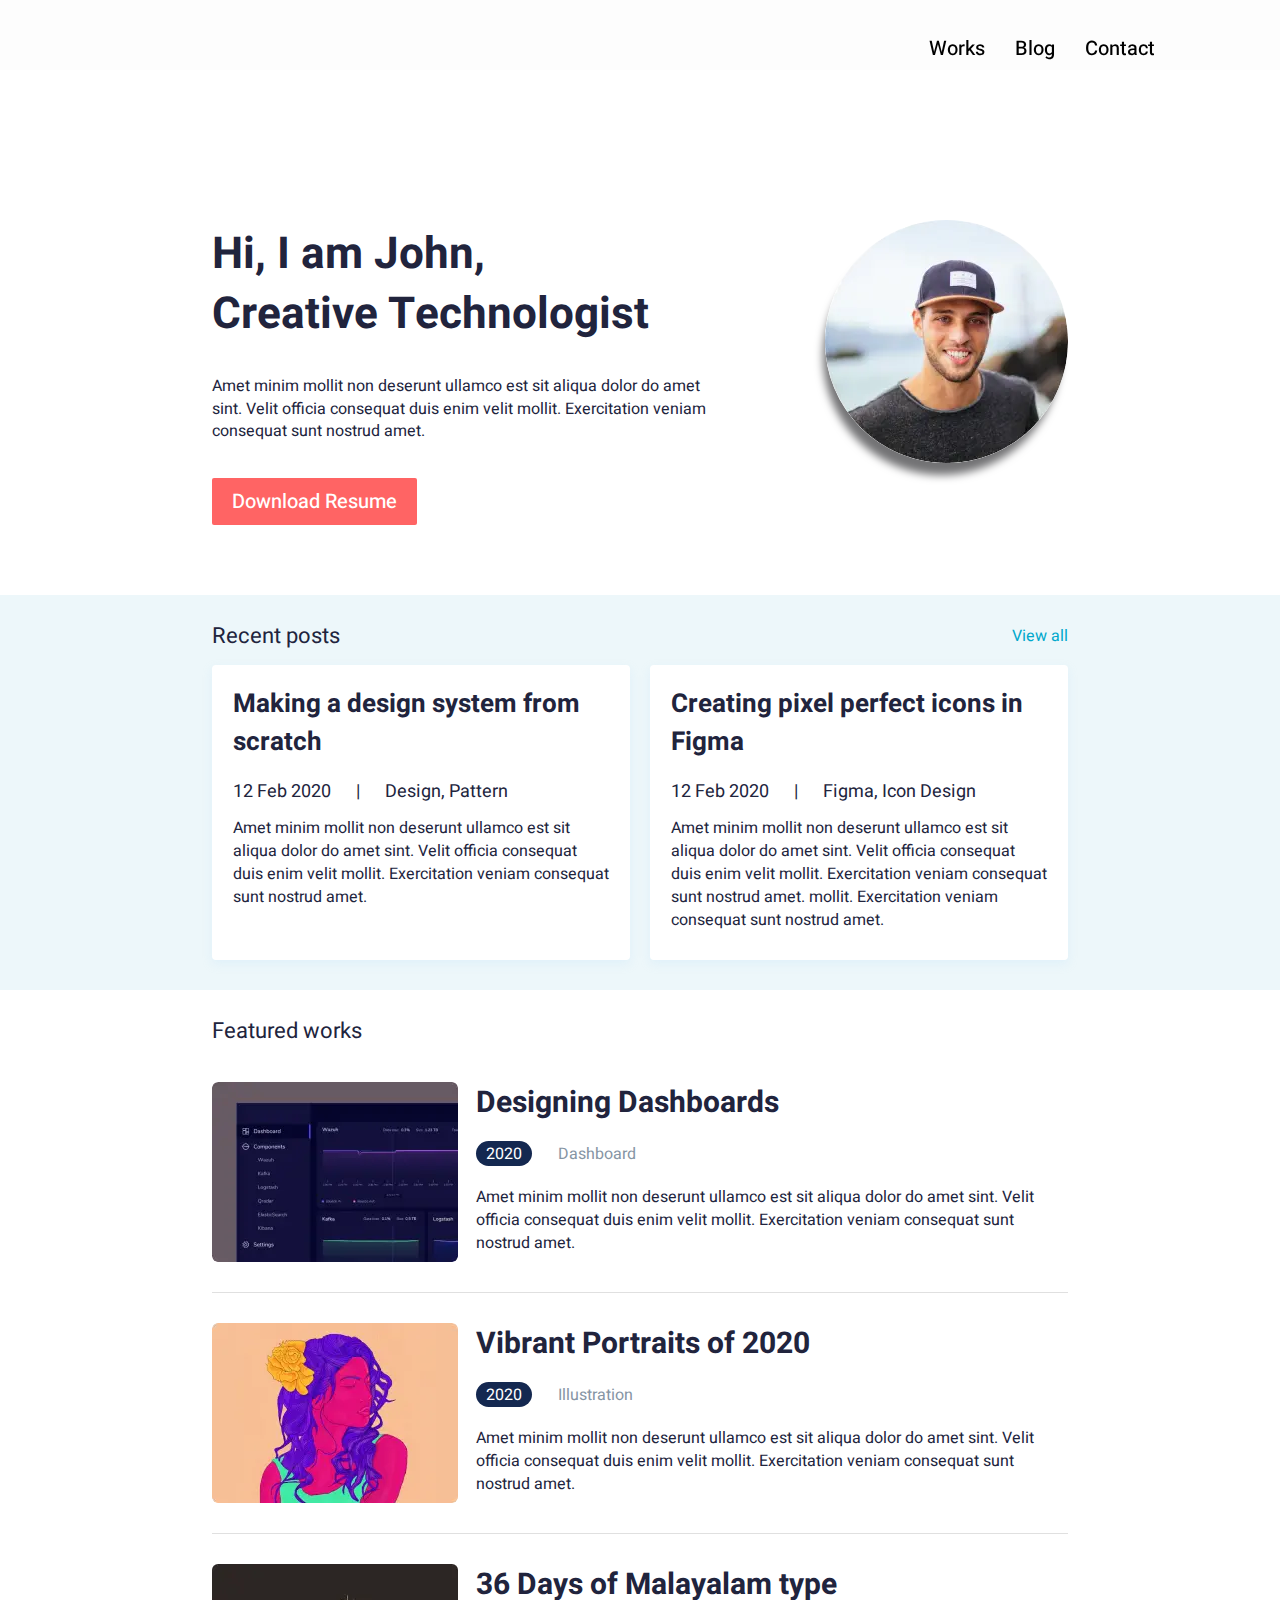
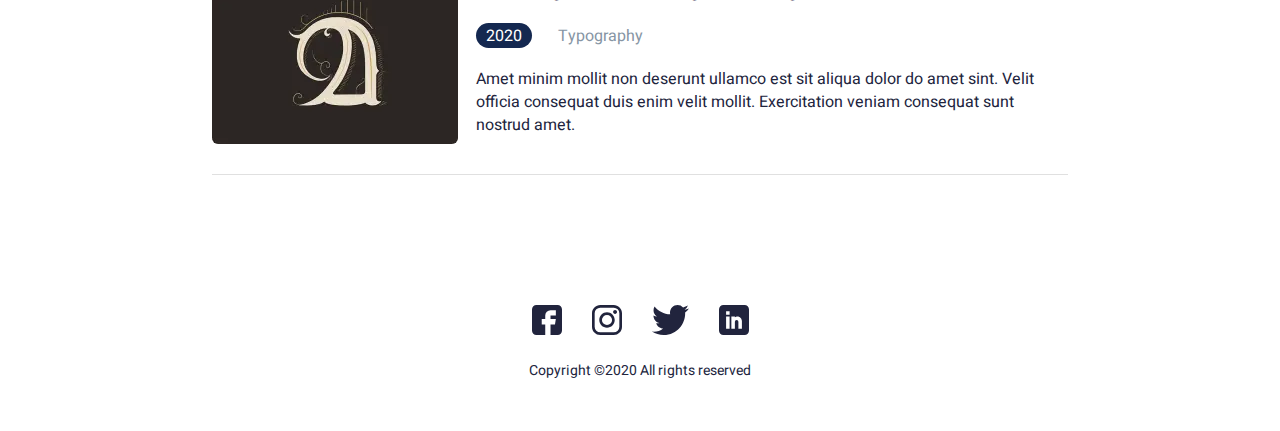
<file: index.html>
<!DOCTYPE html><html lang="ru"> <head>	<meta charset="UTF-8">	<meta http-equiv="X-UA-Compatible" content="IE=edge">	<meta name="viewport" content="width=device-width, initial-scale=1.0">	<link rel="stylesheet" href="css/style.min.css">	<title>Works</title></head><body>	<div class="wrapper">		<header class="header">	<div class="header__container">		<div class="header__menu menu">			<nav class="menu__body">				<ul class="menu__list">					<li><a href="works.html" class="menu__link ">Works</a></li>					<li><a href="blog.html" class="menu__link ">Blog</a></li>					<li><a href="index.html" class="menu__link ">Contact</a></li>				</ul>			</nav>		</div>	</div></header>		<main class="page">			<section class="hi">				<div class="hi__container _container">					<div class="hi__content">						<h1 class="hi__title">							Hi, I am John,<br>							Creative Technologist						</h1>						<div class="hi__text text">Amet minim mollit non deserunt ullamco est sit aliqua dolor do amet sint.							Velit							officia consequat duis enim velit							mollit. Exercitation veniam consequat sunt nostrud amet.						</div>						<a href="#" class="hi__button">							Download Resume						</a>					</div>					<div class="hi__avatar _ibg">						<picture><source srcset="img/main/1.webp" type="image/webp"><img src="img/main/1.jpeg" alt="avatar"></picture>					</div>				</div>			</section>			<!--posts start -->			<div class="posts">				<div class="posts__container _container">					<div class="posts__header">						<div class="posts__label label">							Recent posts						</div>						<a href="#" class="posts__view-all">							View all						</a>					</div>					<div class="posts__cards">						<div class="posts__column">							<div class="posts__item item-posts">								<a href="blog.html" target="_blank" class="item-posts__title">									Making a design system from scratch								</a>								<div class="item-posts__info info">									<div class="info__data">12 Feb 2020</div>									<span>|</span>									<div class="info__catecory">										Design, Pattern									</div>								</div>								<div class="item-posts__text text">									Amet minim mollit non deserunt ullamco est sit aliqua dolor do amet sint. Velit officia									consequat duis enim velit									mollit. Exercitation veniam consequat sunt nostrud amet.								</div>							</div>						</div>						<div class="posts__column">							<div class="posts__item item-posts">								<a href="blog.html" target="_blank" class="item-posts__title">									Creating pixel perfect icons in Figma								</a>								<div class="item-posts__info info">									<div class="info__data">12 Feb 2020</div>									<span>|</span>									<div class="info__catecory">										Figma, Icon Design									</div>								</div>								<div class="item-posts__text text">									Amet minim mollit non deserunt ullamco est sit aliqua dolor do amet sint. Velit officia									consequat duis enim velit									mollit. Exercitation veniam consequat sunt nostrud amet.									mollit. Exercitation veniam consequat sunt nostrud amet.								</div>							</div>						</div>					</div>				</div>			</div>			<!--posts  and -->			<!--featured-works start -->			<div class="featured-works">				<div class="featured-works__container _container">					<div class="featured-works__header">						<div class="featured-works__label label">							Featured works						</div>					</div>					<div class="featured-works__works works">						<div class="works__row">							<a href="deteils.html" target="_blank" class="works__image _ibg">								<picture><source srcset="img/featured/1.webp" type="image/webp"><img src="img/featured/1.jpeg" alt="image_1"></picture>							</a>							<div class="works__contant">								<a href="deteils.html" target="_blank" class="works__title title">									Designing Dashboards								</a>								<div class="works__info">									<span class="works__date">										2020									</span>									<div class="works__category">										Dashboard									</div>								</div>								<div class="works__text text">									Amet minim mollit non deserunt ullamco est sit aliqua dolor do amet sint. Velit officia									consequat duis enim velit									mollit. Exercitation veniam consequat sunt nostrud amet.								</div>							</div>						</div>						<div class="works__row">							<a href="deteils.html" target="_blank" class="works__image _ibg">								<picture><source srcset="img/featured/2.webp" type="image/webp"><img src="img/featured/2.jpeg" alt="image_2"></picture>							</a>							<div class="works__contant">								<a href="deteils.html" target="_blank" class="works__title title">									Vibrant Portraits of 2020								</a>								<div class="works__info">									<span class="works__date">										2020									</span>									<div class="works__category">										Illustration									</div>								</div>								<div class="works__text text">									Amet minim mollit non deserunt ullamco est sit aliqua dolor do amet sint. Velit officia									consequat duis enim velit									mollit. Exercitation veniam consequat sunt nostrud amet.								</div>							</div>						</div>						<div class="works__row">							<a href="deteils.html" target="_blank" class="works__image _ibg">								<picture><source srcset="img/featured/3.webp" type="image/webp"><img src="img/featured/3.jpeg" alt="image_3"></picture>							</a>							<div class="works__contant">								<a href="deteils.html" target="_blank" class="works__title title">									36 Days of Malayalam type								</a>								<div class="works__info">									<span class="works__date">										2020									</span>									<div class="works__category">										Typography									</div>								</div>								<div class="works__text text">									Amet minim mollit non deserunt ullamco est sit aliqua dolor do amet sint. Velit officia									consequat duis enim velit									mollit. Exercitation veniam consequat sunt nostrud amet.								</div>							</div>						</div>					</div>				</div>			</div>			<!--featured-works  and -->		</main>		<footer class="footer">	<div id="#footer" class="footer__container _container">		<nav class="footer__social">			<ul class="footer__list">				<li>					<a href="#" class="footer__link ">						<picture><source srcset="img/icons/fb.svg" type="image/webp"><img src="img/icons/fb.svg" alt="fb"></picture>					</a>				</li>				<li>					<a href="#" class="footer__link ">						<picture><source srcset="img/icons//insta.svg" type="image/webp"><img src="img/icons//insta.svg" alt="in"></picture>					</a>				</li>				<li>					<a href="#" class="footer__link ">						<picture><source srcset="img/icons/t.svg" type="image/webp"><img src="img/icons/t.svg" alt="t"></picture>					</a>				</li>				<li>					<a href="#" class="footer__link ">						<picture><source srcset="img/icons/linkedin.svg" type="image/webp"><img src="img/icons/linkedin.svg" alt="lin"></picture>					</a>				</li>			</ul>		</nav>		<p class="footer__reserved">			Copyright ©2020 All rights reserved		</p>	</div></footer>	</div></body></html>
</file>
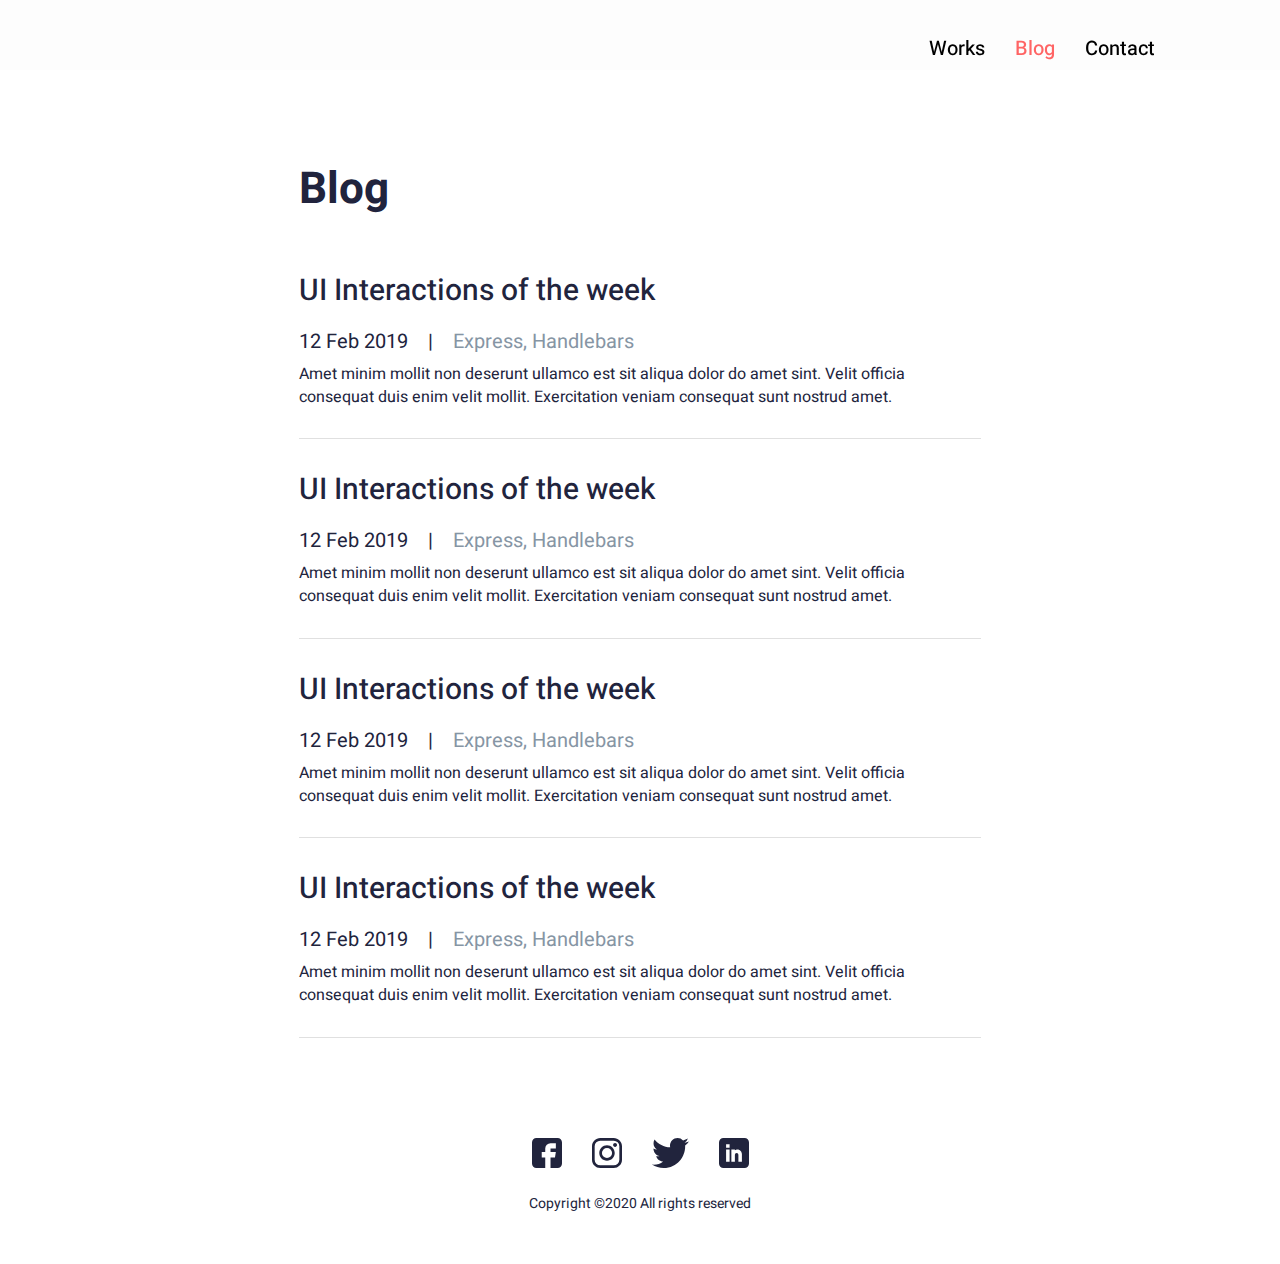
<file: blog.html>
<!DOCTYPE html><html lang="ru"> <head>	<meta charset="UTF-8">	<meta http-equiv="X-UA-Compatible" content="IE=edge">	<meta name="viewport" content="width=device-width, initial-scale=1.0">	<link rel="stylesheet" href="css/style.min.css">	<title>Blog</title></head><body>	<div class="wrapper">		<header class="header">	<div class="header__container">		<div class="header__menu menu">			<nav class="menu__body">				<ul class="menu__list">					<li><a href="works.html" class="menu__link ">Works</a></li>					<li><a href="blog.html" class="menu__link _active">Blog</a></li>					<li><a href="index.html" class="menu__link ">Contact</a></li>				</ul>			</nav>		</div>	</div></header>		<main class="page">			<div class="blog">				<div class="blog__container _container">					<div class="blog__header">						<h1 class="blog__title">							Blog						</h1>					</div>					<div class="blog__cards">						<div class="blog__row">							<div class="blog__item item-blog">								<a href="#" class="item-blog__title">									UI Interactions of the week								</a>								<div class="item-blog__info info-blog">									<div class="info-blog__data">12 Feb 2019</div>									<span>|</span>									<div class="info-blog__catecory">										Express, Handlebars									</div>								</div>								<div class="item-blog__text text">									Amet minim mollit non deserunt ullamco est sit aliqua dolor do amet sint. Velit officia									consequat duis enim velit									mollit. Exercitation veniam consequat sunt nostrud amet.								</div>							</div>						</div>						<div class="blog__row">							<div class="blog__item item-blog">								<a href="#" class="item-blog__title">									UI Interactions of the week								</a>								<div class="item-blog__info info-blog">									<div class="info-blog__data">12 Feb 2019</div>									<span>|</span>									<div class="info-blog__catecory">										Express, Handlebars									</div>								</div>								<div class="item-blog__text text">									Amet minim mollit non deserunt ullamco est sit aliqua dolor do amet sint. Velit officia									consequat duis enim velit									mollit. Exercitation veniam consequat sunt nostrud amet.								</div>							</div>						</div>						<div class="blog__row">							<div class="blog__item item-blog">								<a href="#" class="item-blog__title">									UI Interactions of the week								</a>								<div class="item-blog__info info-blog">									<div class="info-blog__data">12 Feb 2019</div>									<span>|</span>									<div class="info-blog__catecory">										Express, Handlebars									</div>								</div>								<div class="item-blog__text text">									Amet minim mollit non deserunt ullamco est sit aliqua dolor do amet sint. Velit officia									consequat duis enim velit									mollit. Exercitation veniam consequat sunt nostrud amet.								</div>							</div>						</div>						<div class="blog__row">							<div class="blog__item item-blog">								<a href="#" class="item-blog__title">									UI Interactions of the week								</a>								<div class="item-blog__info info-blog">									<div class="info-blog__data">12 Feb 2019</div>									<span>|</span>									<div class="info-blog__catecory">										Express, Handlebars									</div>								</div>								<div class="item-blog__text text">									Amet minim mollit non deserunt ullamco est sit aliqua dolor do amet sint. Velit officia									consequat duis enim velit									mollit. Exercitation veniam consequat sunt nostrud amet.								</div>							</div>						</div>					</div>				</div>			</div>		</main>		<footer class="footer">	<div id="#footer" class="footer__container _container">		<nav class="footer__social">			<ul class="footer__list">				<li>					<a href="#" class="footer__link ">						<picture><source srcset="img/icons/fb.svg" type="image/webp"><img src="img/icons/fb.svg" alt="fb"></picture>					</a>				</li>				<li>					<a href="#" class="footer__link ">						<picture><source srcset="img/icons//insta.svg" type="image/webp"><img src="img/icons//insta.svg" alt="in"></picture>					</a>				</li>				<li>					<a href="#" class="footer__link ">						<picture><source srcset="img/icons/t.svg" type="image/webp"><img src="img/icons/t.svg" alt="t"></picture>					</a>				</li>				<li>					<a href="#" class="footer__link ">						<picture><source srcset="img/icons/linkedin.svg" type="image/webp"><img src="img/icons/linkedin.svg" alt="lin"></picture>					</a>				</li>			</ul>		</nav>		<p class="footer__reserved">			Copyright ©2020 All rights reserved		</p>	</div></footer>	</div>	</body></html>
</file>
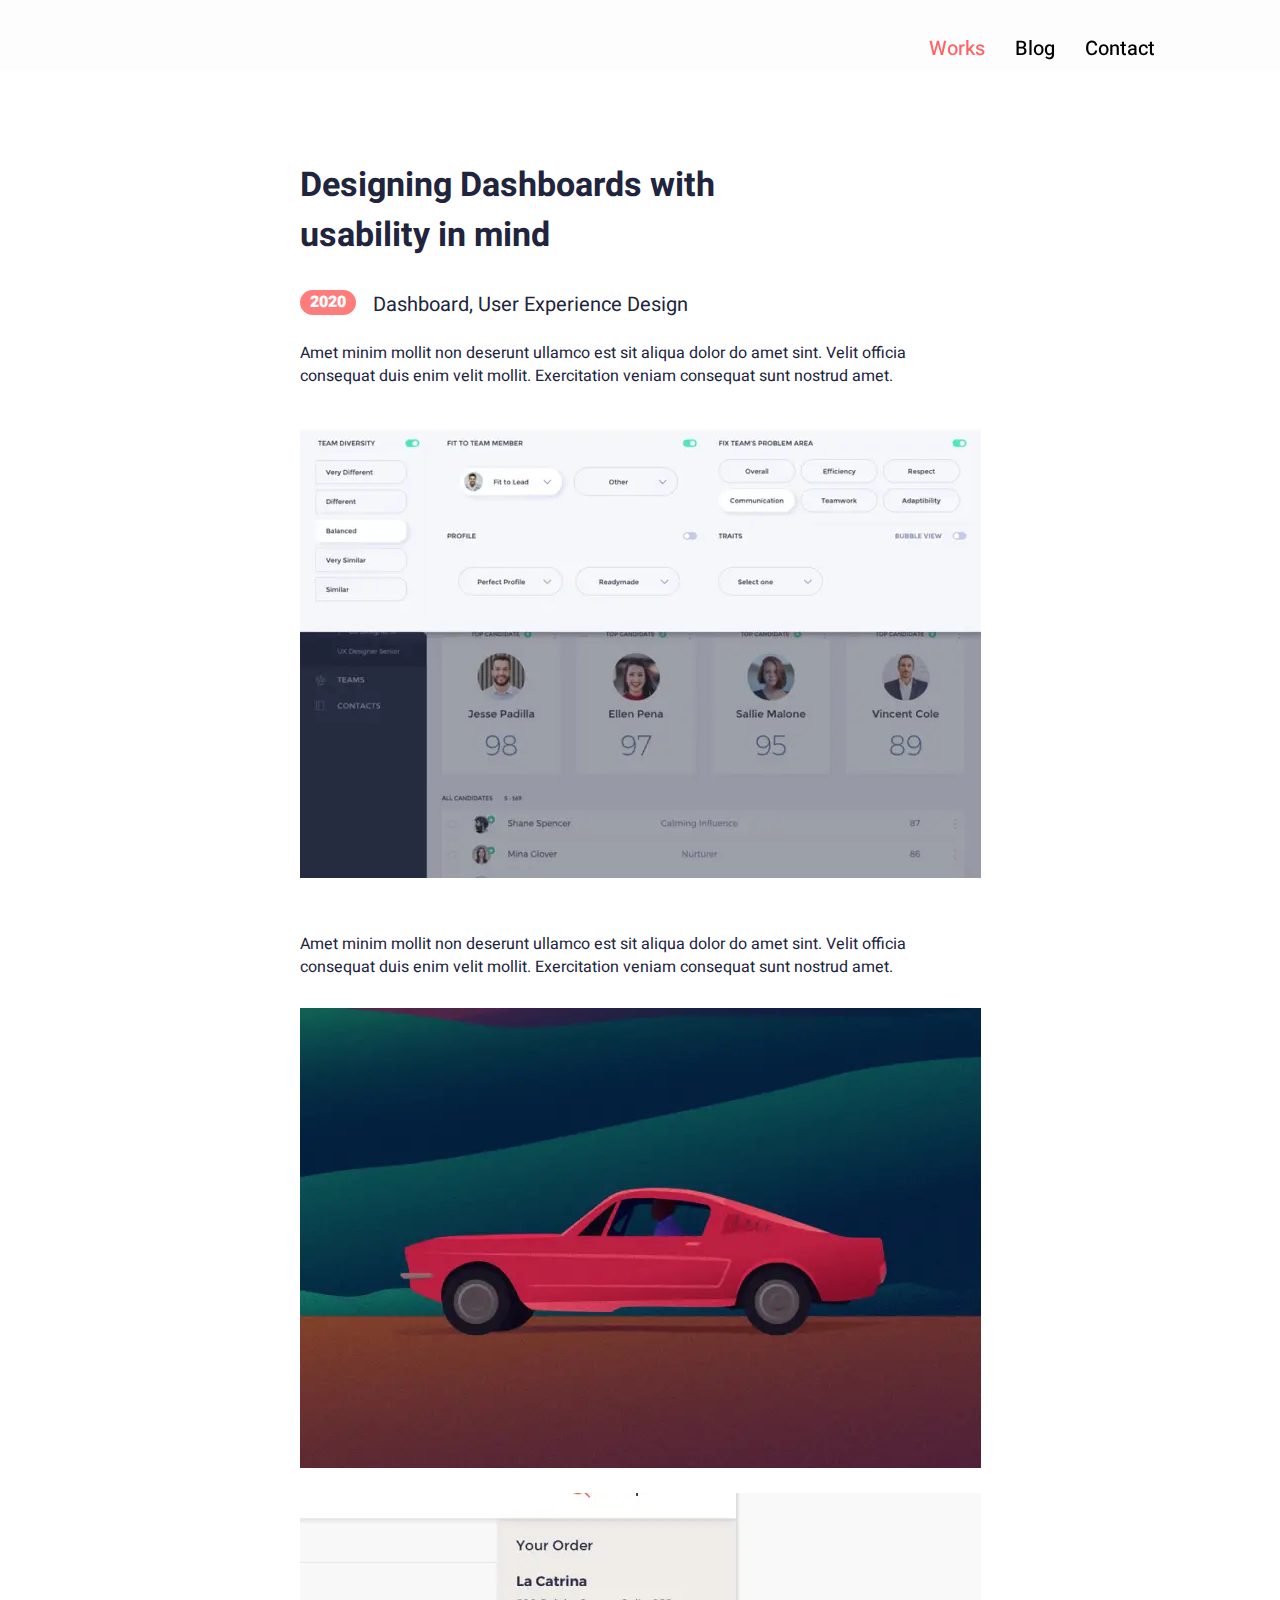
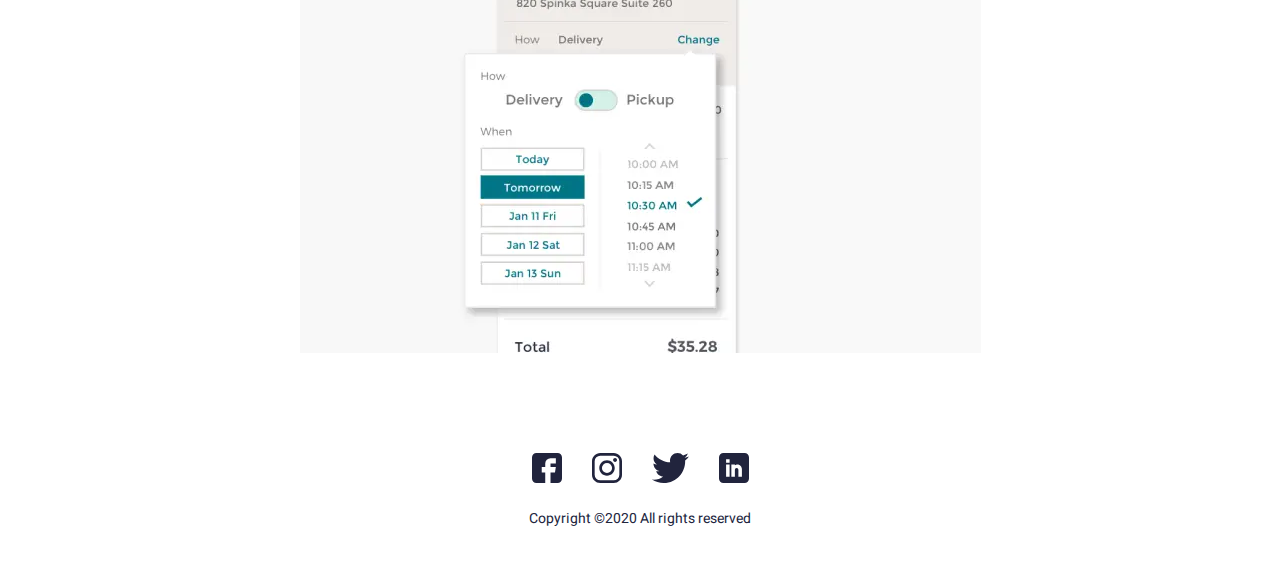
<file: deteils.html>
<!DOCTYPE html><html lang="ru"> <head>	<meta charset="UTF-8">	<meta http-equiv="X-UA-Compatible" content="IE=edge">	<meta name="viewport" content="width=device-width, initial-scale=1.0">	<link rel="stylesheet" href="css/style.min.css">	<title>Work Detail</title></head><body>	<div class="wrapper">		<header class="header">	<div class="header__container">		<div class="header__menu menu">			<nav class="menu__body">				<ul class="menu__list">					<li><a href="works.html" class="menu__link _active">Works</a></li>					<li><a href="blog.html" class="menu__link ">Blog</a></li>					<li><a href="index.html" class="menu__link ">Contact</a></li>				</ul>			</nav>		</div>	</div></header>		<main class="page">			<div class="work-detail">				<div class="work-detail__container">					<h1 class="work-detail__title">						Designing Dashboards with usability in mind					</h1>					<div class="work-detail__contant">						<div class="work-detail__info">							<span class="work-detail__date">								2020							</span>							<div class="work-detail__category">								Dashboard, User Experience Design							</div>						</div>						<div class="work-detail__item">							<div class="work-detail__text text">								Amet minim mollit non deserunt ullamco est sit aliqua dolor do amet sint. Velit officia								consequat								duis enim velit								mollit. Exercitation veniam consequat sunt nostrud amet.							</div>							<div class="work-detail__image">								<picture><source srcset="img/featured/01.webp" type="image/webp"><img src="img/featured/01.jpeg" alt="01"></picture>							</div>						</div>						<div class="work-detail__item">							<div class="work-detail__text text">								Amet minim mollit non deserunt ullamco est sit aliqua dolor do amet sint. Velit officia								consequat								duis enim velit								mollit. Exercitation veniam consequat sunt nostrud amet.							</div>							<div class="work-detail__image">								<picture><source srcset="img/featured/02.webp" type="image/webp"><img src="img/featured/02.jpeg" alt="01"></picture>							</div>							<div class="work-detail__image">								<picture><source srcset="img/featured/03.webp" type="image/webp"><img src="img/featured/03.jpeg" alt="01"></picture>							</div>						</div>					</div>				</div>			</div>		</main>		<footer class="footer">	<div id="#footer" class="footer__container _container">		<nav class="footer__social">			<ul class="footer__list">				<li>					<a href="#" class="footer__link ">						<picture><source srcset="img/icons/fb.svg" type="image/webp"><img src="img/icons/fb.svg" alt="fb"></picture>					</a>				</li>				<li>					<a href="#" class="footer__link ">						<picture><source srcset="img/icons//insta.svg" type="image/webp"><img src="img/icons//insta.svg" alt="in"></picture>					</a>				</li>				<li>					<a href="#" class="footer__link ">						<picture><source srcset="img/icons/t.svg" type="image/webp"><img src="img/icons/t.svg" alt="t"></picture>					</a>				</li>				<li>					<a href="#" class="footer__link ">						<picture><source srcset="img/icons/linkedin.svg" type="image/webp"><img src="img/icons/linkedin.svg" alt="lin"></picture>					</a>				</li>			</ul>		</nav>		<p class="footer__reserved">			Copyright ©2020 All rights reserved		</p>	</div></footer>	</div></body></html>
</file>
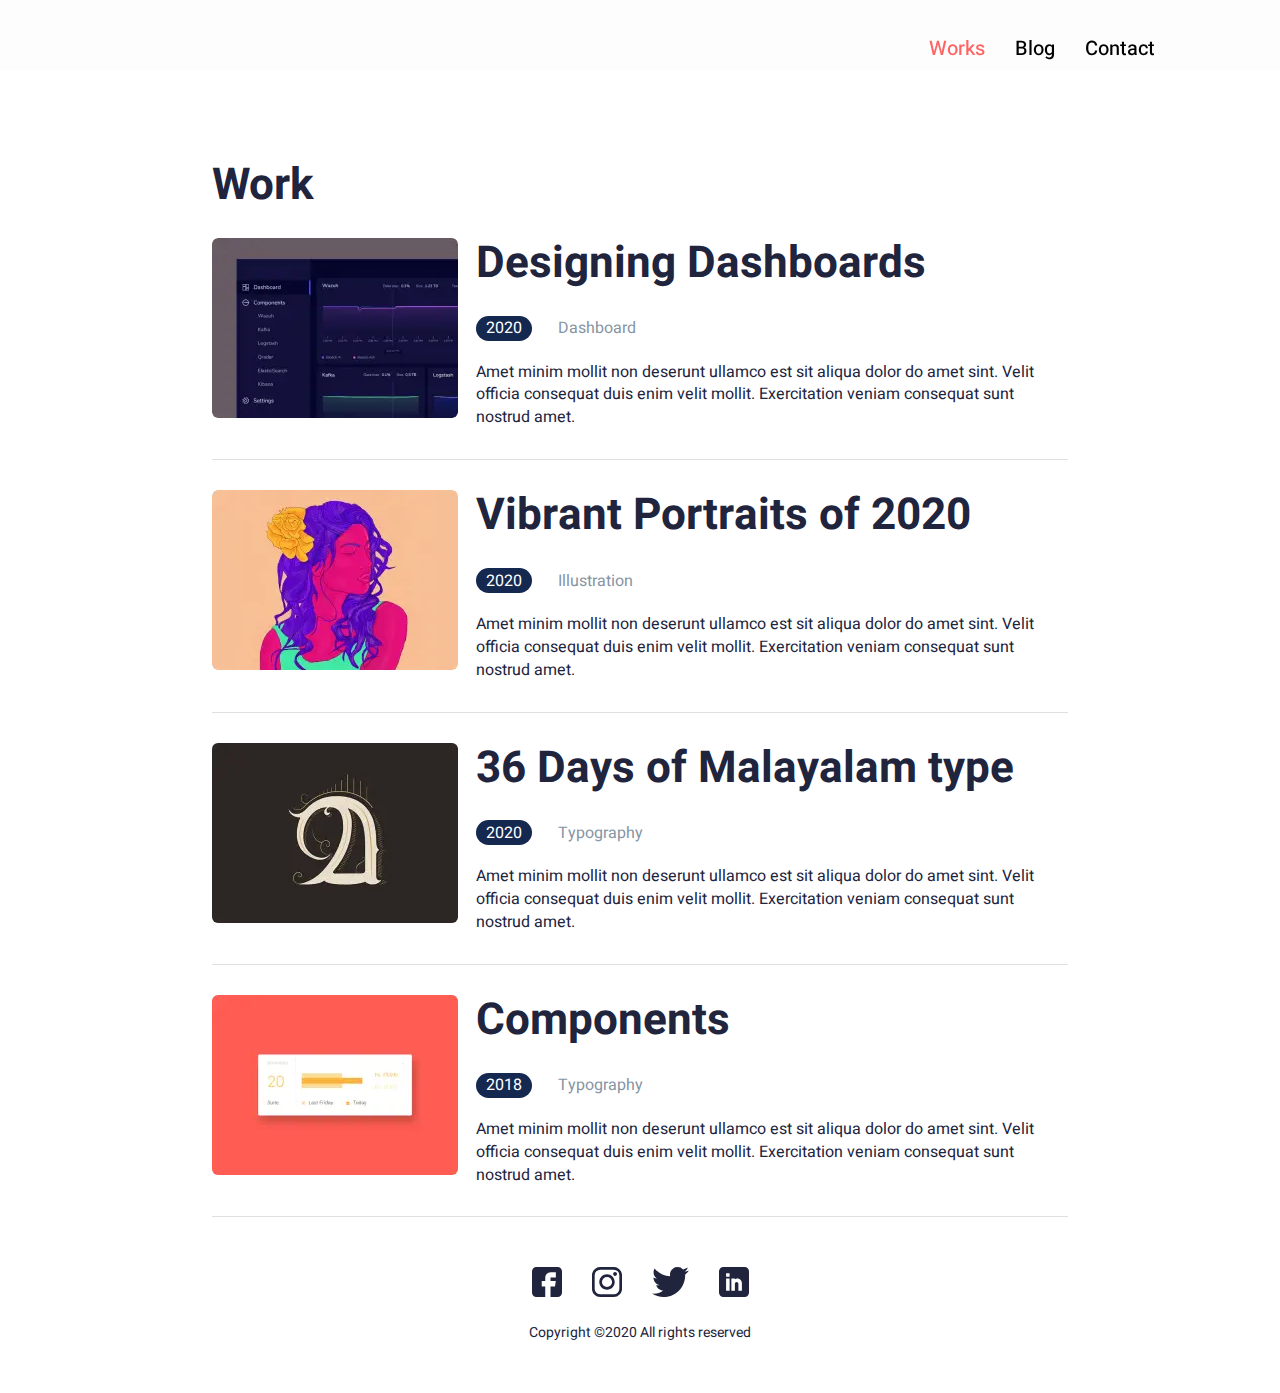
<file: works.html>
<!DOCTYPE html><html lang="ru"> <head>	<meta charset="UTF-8">	<meta http-equiv="X-UA-Compatible" content="IE=edge">	<meta name="viewport" content="width=device-width, initial-scale=1.0">	<link rel="stylesheet" href="css/style.min.css">	<title>Work</title></head><body>	<div class="wrapper">		<header class="header">	<div class="header__container">		<div class="header__menu menu">			<nav class="menu__body">				<ul class="menu__list">					<li><a href="works.html" class="menu__link _active">Works</a></li>					<li><a href="blog.html" class="menu__link ">Blog</a></li>					<li><a href="index.html" class="menu__link ">Contact</a></li>				</ul>			</nav>		</div>	</div></header>		<main class="page">			<div class="works-box works">				<div class="works__container _container">					<h1 class="works__title">						Work					</h1>					<div class="works__row">						<a href="deteils.html" target="_blank" class="works__image _ibg">							<picture><source srcset="img/featured/1.webp" type="image/webp"><img src="img/featured/1.jpeg" alt="image_1"></picture>						</a>						<div class="works__contant">							<a href="deteils.html" target="_blank" class="works__title title">								Designing Dashboards							</a>							<div class="works__info">								<span class="works__date">									2020								</span>								<div class="works__category">									Dashboard								</div>							</div>							<div class="works__text text">								Amet minim mollit non deserunt ullamco est sit aliqua dolor do amet sint. Velit officia								consequat duis enim velit								mollit. Exercitation veniam consequat sunt nostrud amet.							</div>						</div>					</div>					<div class="works__row">						<a href="deteils.html" target="_blank" class="works__image _ibg">							<picture><source srcset="img/featured/2.webp" type="image/webp"><img src="img/featured/2.jpeg" alt="image_2"></picture>						</a>						<div class="works__contant">							<a href="deteils.html" target="_blank" class="works__title title">								Vibrant Portraits of 2020							</a>							<div class="works__info">								<span class="works__date">									2020								</span>								<div class="works__category">									Illustration								</div>							</div>							<div class="works__text text">								Amet minim mollit non deserunt ullamco est sit aliqua dolor do amet sint. Velit officia								consequat duis enim velit								mollit. Exercitation veniam consequat sunt nostrud amet.							</div>						</div>					</div>					<div class="works__row">						<a href="deteils.html" target="_blank" class="works__image _ibg">							<picture><source srcset="img/featured/3.webp" type="image/webp"><img src="img/featured/3.jpeg" alt="image_3"></picture>						</a>						<div class="works__contant">							<a href="deteils.html" target="_blank" class="works__title title">								36 Days of Malayalam type							</a>							<div class="works__info">								<span class="works__date">									2020								</span>								<div class="works__category">									Typography								</div>							</div>							<div class="works__text text">								Amet minim mollit non deserunt ullamco est sit aliqua dolor do amet sint. Velit officia								consequat duis enim velit								mollit. Exercitation veniam consequat sunt nostrud amet.							</div>						</div>					</div>					<div class="works__row">						<a href="deteils.html" target="_blank" class="works__image _ibg">							<picture><source srcset="img/featured/4.webp" type="image/webp"><img src="img/featured/4.jpeg" alt="image_4"></picture>						</a>						<div class="works__contant">							<a href="deteils.html" target="_blank" class="works__title title">								Components							</a>							<div class="works__info">								<span class="works__date">									2018								</span>								<div class="works__category">									Typography								</div>							</div>							<div class="works__text text">								Amet minim mollit non deserunt ullamco est sit aliqua dolor do amet sint. Velit officia								consequat duis enim velit								mollit. Exercitation veniam consequat sunt nostrud amet.							</div>						</div>					</div>				</div>			</div>		</main>		<footer class="footer">	<div id="#footer" class="footer__container _container">		<nav class="footer__social">			<ul class="footer__list">				<li>					<a href="#" class="footer__link ">						<picture><source srcset="img/icons/fb.svg" type="image/webp"><img src="img/icons/fb.svg" alt="fb"></picture>					</a>				</li>				<li>					<a href="#" class="footer__link ">						<picture><source srcset="img/icons//insta.svg" type="image/webp"><img src="img/icons//insta.svg" alt="in"></picture>					</a>				</li>				<li>					<a href="#" class="footer__link ">						<picture><source srcset="img/icons/t.svg" type="image/webp"><img src="img/icons/t.svg" alt="t"></picture>					</a>				</li>				<li>					<a href="#" class="footer__link ">						<picture><source srcset="img/icons/linkedin.svg" type="image/webp"><img src="img/icons/linkedin.svg" alt="lin"></picture>					</a>				</li>			</ul>		</nav>		<p class="footer__reserved">			Copyright ©2020 All rights reserved		</p>	</div></footer>	</div></body></html>
</file>
<file: css/style.min.css>
@charset "UTF-8";@import url(https://fonts.googleapis.com/css?family=Heebo:regular,500,700,900&display=swap);@font-face{font-family:icons;font-display:swap;src:url(../fonts/icons.woff) format("woff"),url(../fonts/icons.woff2#icons) format("woff2");font-weight:400;font-style:normal;font-display:block}[class*=" _icon-"]:before,[class^="_icon-"]:before{font-family:icons;font-style:normal;font-weight:400;font-variant:normal;text-transform:none;line-height:1;-webkit-font-smoothing:antialiased;-moz-osx-font-smoothing:grayscale}[class*=" _icon-"]:before,[class^="_icon-"]:before{display:block}._icon-group:before{content:"\e900";color:#2091f9}._icon-speed:before{content:"\e901";color:#2091f9}._icon-four:before{content:"\e902"}._icon-one:before{content:"\e903"}._icon-three:before{content:"\e904"}._icon-two:before{content:"\e905"}._icon-facebook2:before{content:"\ea91"}._icon-instagram:before{content:"\ea92"}._icon-twitter:before{content:"\ea96"}._icon-youtube:before{content:"\ea9d"}*{padding:0;margin:0;border:0}*,:after,:before{-webkit-box-sizing:border-box;box-sizing:border-box}:active,:focus{outline:0}a:active,a:focus{outline:0}aside,footer,header,nav,section{display:block}body,html{height:100%;min-width:320px}body{line-height:1;font-family:Heebo;-ms-text-size-adjust:100%;-moz-text-size-adjust:100%;-webkit-text-size-adjust:100%}button,input,textarea{font-family:Heebo}input::-ms-clear{display:none}button{cursor:pointer}button::-moz-focus-inner{padding:0;border:0}a,a:visited{text-decoration:none}a:hover{text-decoration:none}ul li{list-style:none}img{vertical-align:top}h1,h2,h3,h4,h5,h6{font-weight:inherit;font-size:inherit}body{color:#21243d;font-size:16px}body._lock{overflow:hidden}.wrapper{width:100%;min-height:100%;overflow:hidden;display:-webkit-box;display:-ms-flexbox;display:flex;-webkit-box-orient:vertical;-webkit-box-direction:normal;-ms-flex-direction:column;flex-direction:column}._container{max-width:856px;margin:0 auto}._ibg{position:relative}._ibg img{position:absolute;width:100%;height:100%;top:0;left:0;-o-object-fit:cover;object-fit:cover;-webkit-transition:all .3s ease 0s;-o-transition:all .3s ease 0s;transition:all .3s ease 0s}.btn{display:-webkit-inline-box;display:-ms-inline-flexbox;display:inline-flex;padding:0 0}.text{font-size:16px;line-height:143.75%}.label{font-size:22px}.title{display:block;font-weight:700;font-size:30px;line-height:146.66667%;color:inherit;-webkit-transition:all .3s ease 0s;-o-transition:all .3s ease 0s;transition:all .3s ease 0s}.works__row{display:-webkit-box;display:-ms-flexbox;display:flex;border-bottom:1px solid #e0e0e0;margin:0 0 30px 0;padding:0 0 30px 0;-webkit-box-align:start;-ms-flex-align:start;align-items:flex-start}.works__row:last-child{margin:0}.works__image{-webkit-box-flex:0;-ms-flex:0 0 246px;flex:0 0 246px;padding:0 0 21.03% 0;border-radius:6px;overflow:hidden}.works__contant{padding:0 0 0 18px}.works__title{margin:0 0 16px 0}.works__info{display:-webkit-box;display:-ms-flexbox;display:flex;-webkit-box-align:center;-ms-flex-align:center;align-items:center;margin:0 0 20px 0}.works__date{margin:0 26px 0 0;background:#142850;border-radius:16px;display:-webkit-inline-box;display:-ms-inline-flexbox;display:inline-flex;-webkit-box-pack:center;-ms-flex-pack:center;justify-content:center;-webkit-box-align:center;-ms-flex-align:center;align-items:center;color:#fff;min-height:25px;padding:0 10px}.works__category{color:#8695a4}.works-box{padding:90px 0 0 0}.works-box .works__title{font-weight:700;font-size:44px;line-height:120%;margin:0 0 25px 0}.header{position:fixed;width:100%;z-index:100;background-color:rgba(253,253,253,.94)}.header__container{height:70px;display:-webkit-box;display:-ms-flexbox;display:flex;-webkit-box-pack:end;-ms-flex-pack:end;justify-content:flex-end;max-width:1054px;margin:0 auto;padding:0 12px;-webkit-box-align:center;-ms-flex-align:center;align-items:center}.menu{margin:27px 0 00px 0}.menu__list{display:-webkit-box;display:-ms-flexbox;display:flex;-ms-flex-wrap:wrap;flex-wrap:wrap}.menu__list li{margin:0 0 0 30px}.menu__link{font-weight:500;font-size:20px;line-height:125%;color:#000;-webkit-transition:all .3s ease 0s;-o-transition:all .3s ease 0s;transition:all .3s ease 0s}.menu__link._active{color:#ff6464}.footer{padding:50px 0;text-align:center}.footer__social{margin:0 0 25px 0}.footer__list{display:-webkit-inline-box;display:-ms-inline-flexbox;display:inline-flex}.footer__link{margin:0 15px;-webkit-transition:all .3s ease 0s;-o-transition:all .3s ease 0s;transition:all .3s ease 0s}.footer__link img{-webkit-transition:all .3s ease 0s;-o-transition:all .3s ease 0s;transition:all .3s ease 0s}.footer__reserved{font-size:14px;line-height:21px}.page{-webkit-box-flex:1;-ms-flex:1 1 auto;flex:1 1 auto;padding:70px 0 0 0}.hi{padding:150px 0 70px 0}.hi__container{display:-webkit-box;display:-ms-flexbox;display:flex}.hi__content{padding:0 100px 0 0;-webkit-box-flex:1;-ms-flex:1 1 auto;flex:1 1 auto}.hi__content :last-child{margin-bottom:0}.hi__title{font-weight:700;font-size:44px;line-height:136.36364%;margin:5px 0 30px 0}.hi__text{margin:0 0 35px 0}.hi__button{margin:0 0 30px 0;font-weight:500;font-size:20px;line-height:145%;color:#fff;display:-webkit-inline-box;display:-ms-inline-flexbox;display:inline-flex;-webkit-box-pack:center;-ms-flex-pack:center;justify-content:center;-webkit-box-align:center;-ms-flex-align:center;align-items:center;min-height:47px;background:#ff6464;border-radius:2px;padding:0 20px;text-align:center;-webkit-transition:all .3s ease 0s;-o-transition:all .3s ease 0s;transition:all .3s ease 0s}.hi__avatar{border-radius:50%;overflow:hidden;-webkit-box-flex:0;-ms-flex:0 0 243px;flex:0 0 243px;height:243px;width:243px;-webkit-box-shadow:-5px 15px 8px -3px #737375;box-shadow:-5px 15px 8px -3px #737375}.posts{padding:30px 0 13px 0;background:#edf7fa}.posts__header{display:-webkit-box;display:-ms-flexbox;display:flex;-webkit-box-pack:justify;-ms-flex-pack:justify;justify-content:space-between;margin:0 0 17px 0}.posts__view-all{font-size:16px;line-height:23px;color:#00a8cc;padding:0 0 0 15px}.posts__cards{display:-webkit-box;display:-ms-flexbox;display:flex;margin:0 -10px}.posts__column{-webkit-box-flex:0;-ms-flex:0 1 50%;flex:0 1 50%;padding:0 10px;margin:0 0 17px 0}.item-posts{background:#fff;-webkit-box-shadow:0 4px 10px rgba(187,225,250,.25);box-shadow:0 4px 10px rgba(187,225,250,.25);border-radius:4px;padding:21px;height:100%}.item-posts__title{display:block;font-weight:700;font-size:26px;line-height:146.15385%;margin:0 0 17px 0;color:inherit;-webkit-transition:all .3s ease 0s;-o-transition:all .3s ease 0s;transition:all .3s ease 0s}.item-posts__info{margin:0 0 12px 0}.item-posts__text{margin:0 0 7px 0}.info{font-size:18px;line-height:144.44444%;display:-webkit-inline-box;display:-ms-inline-flexbox;display:inline-flex}.info span{margin:0 25px}.info__data{white-space:nowrap}.featured-works{padding:30px 0 80px 0}.featured-works__header{margin:0 0 40px 0}.blog{padding:90px 0 50px 0}.blog__container{max-width:682px;margin:0 auto}.blog__header{margin:0 0 50px 0}.blog__title{font-weight:700;font-size:44px;line-height:136.36364%}.blog__row{margin:0 0 30px 0;padding:0 0 30px 0;border-bottom:1px solid #e0e0e0}.blog__row:last-child{margin-bottom:0}.item-blog__title{display:block;font-weight:500;font-size:30px;line-height:146.66667%;color:inherit;-webkit-transition:color .3s ease 0s;-o-transition:color .3s ease 0s;transition:color .3s ease 0s;margin:0 0 13px 0}.item-blog__info{margin:0 0 6px 0}.info-blog{display:-webkit-box;display:-ms-flexbox;display:flex;-webkit-box-align:center;-ms-flex-align:center;align-items:center;font-size:20px;line-height:150%;text-align:center}.info-blog__data{white-space:nowrap}.info-blog span{margin:0 20px}.info-blog__catecory{color:#8695a4}.work-detail{padding:90px 0 50px 0}.work-detail__container{max-width:705px;margin:0 auto;padding:0 12px}.work-detail__title{font-weight:700;font-size:34px;line-height:147.05882%;max-width:506px;margin:0 0 30px 0}.work-detail__info{display:-webkit-box;display:-ms-flexbox;display:flex;-webkit-box-align:start;-ms-flex-align:start;align-items:flex-start;margin:0 0 23px 0}.work-detail__date{display:-webkit-inline-box;display:-ms-inline-flexbox;display:inline-flex;-webkit-box-pack:center;-ms-flex-pack:center;justify-content:center;-webkit-box-align:center;-ms-flex-align:center;align-items:center;font-weight:900;text-align:center;color:#fff;background:#ff7c7c;border-radius:16px;padding:0 10px;height:25px;margin:0 17px 0 0}.work-detail__category{font-size:20px;line-height:29px}.work-detail__item{margin:0 0 55px 0}.work-detail__item:last-child{margin-bottom:0}.work-detail__text{margin:0 0 30px 0}.work-detail__image{margin-bottom:25px}.work-detail__image img{max-width:100%}.work-detail__image:last-child{margin-bottom:0}@media (min-width:991.98px){.menu__link:hover{color:#ff6464}}@media (min-width:992px){.title:hover{color:#ff6464}.works__image:hover img{-webkit-transform:scale(1.05);-ms-transform:scale(1.05);transform:scale(1.05)}.footer__link:hover img{-webkit-transform:scale(1.1);-ms-transform:scale(1.1);transform:scale(1.1)}.hi__button:hover{background:#df1414;-webkit-box-shadow:1px 1px 3px rgba(223,20,20,.582);box-shadow:1px 1px 3px rgba(223,20,20,.582)}.posts__view-all:hover{text-decoration:underline}.item-posts__title:hover{color:#ff6464}.item-blog__title:hover{color:#ff6464}}@media (max-width:991.98px){._container{max-width:750px}.hi{padding:100px 0 60px 0}.hi__content{padding:0 50px 0 0}}@media (max-width:767.98px){._container{max-width:none;padding:0 10px}.title{font-size:24px}.works__row{max-width:550px;margin:0 auto}.works-box{padding:20px 0 30px 0}.works-box .works__title{font-size:30px;margin:0 0 13px 0}.works-box .works__row{display:block;margin:0 auto}.works-box .works__image{display:block;margin:0 0 17px 0;padding:0;width:100%;height:290px}.works-box .works__contant{padding:0}.header__container{height:50px}.menu{margin:0}.menu__list li{margin:0 0 0 20px}.footer{padding:30px 0}.page{padding:50px 0 0 0}.hi{padding:30px 13px 55px 13px}.hi__container{-webkit-box-orient:vertical;-webkit-box-direction:reverse;-ms-flex-direction:column-reverse;flex-direction:column-reverse;text-align:center}.hi__content{padding:0}.hi__title{font-size:32px;margin:5px 0 20px 0}.hi__text{margin:0 0 25px 0}.hi__avatar{margin:0 auto 30px auto}.posts__cards{-webkit-box-orient:vertical;-webkit-box-direction:normal;-ms-flex-direction:column;flex-direction:column}.item-posts{padding:15px}.item-posts__title{font-size:22px}.info span{margin:0 15px}.info{font-size:16px}.featured-works{padding:20px 0 30px 0}.featured-works__header{margin:0 0 20px 0}.featured-works__works{display:-webkit-box;display:-ms-flexbox;display:flex;overflow:auto}.featured-works__works .works__row{padding-bottom:17px;margin:0 15px 0 0;display:block;-webkit-box-flex:0;-ms-flex:0 0 90%;flex:0 0 90%}.featured-works__works .works__image{display:block;margin:0 0 17px 0;padding:0;width:100%;height:290px}.featured-works__works .works__contant{padding:0}.blog{padding:25px 0 30px 0}.blog__header{margin:0 0 19px 0}.blog__title{font-size:30px}.blog__row{margin:0 0 25px 0;padding:0 0 25px 0}.item-blog__title{font-size:26px}.info-blog{font-size:16px}.work-detail{padding:40px 0 30px 0}.work-detail__title{font-size:30px;margin:0 0 20px 0}.work-detail__category{font-size:18px}.work-detail__text{margin-bottom:20px}}@media (max-width:767.98px) and (max-width:500px){.works-box .works__image{height:230px}}@media (max-width:500px){.featured-works__works .works__image{height:230px}}@media (max-width:370px){.title{font-size:22px}}
</file>
